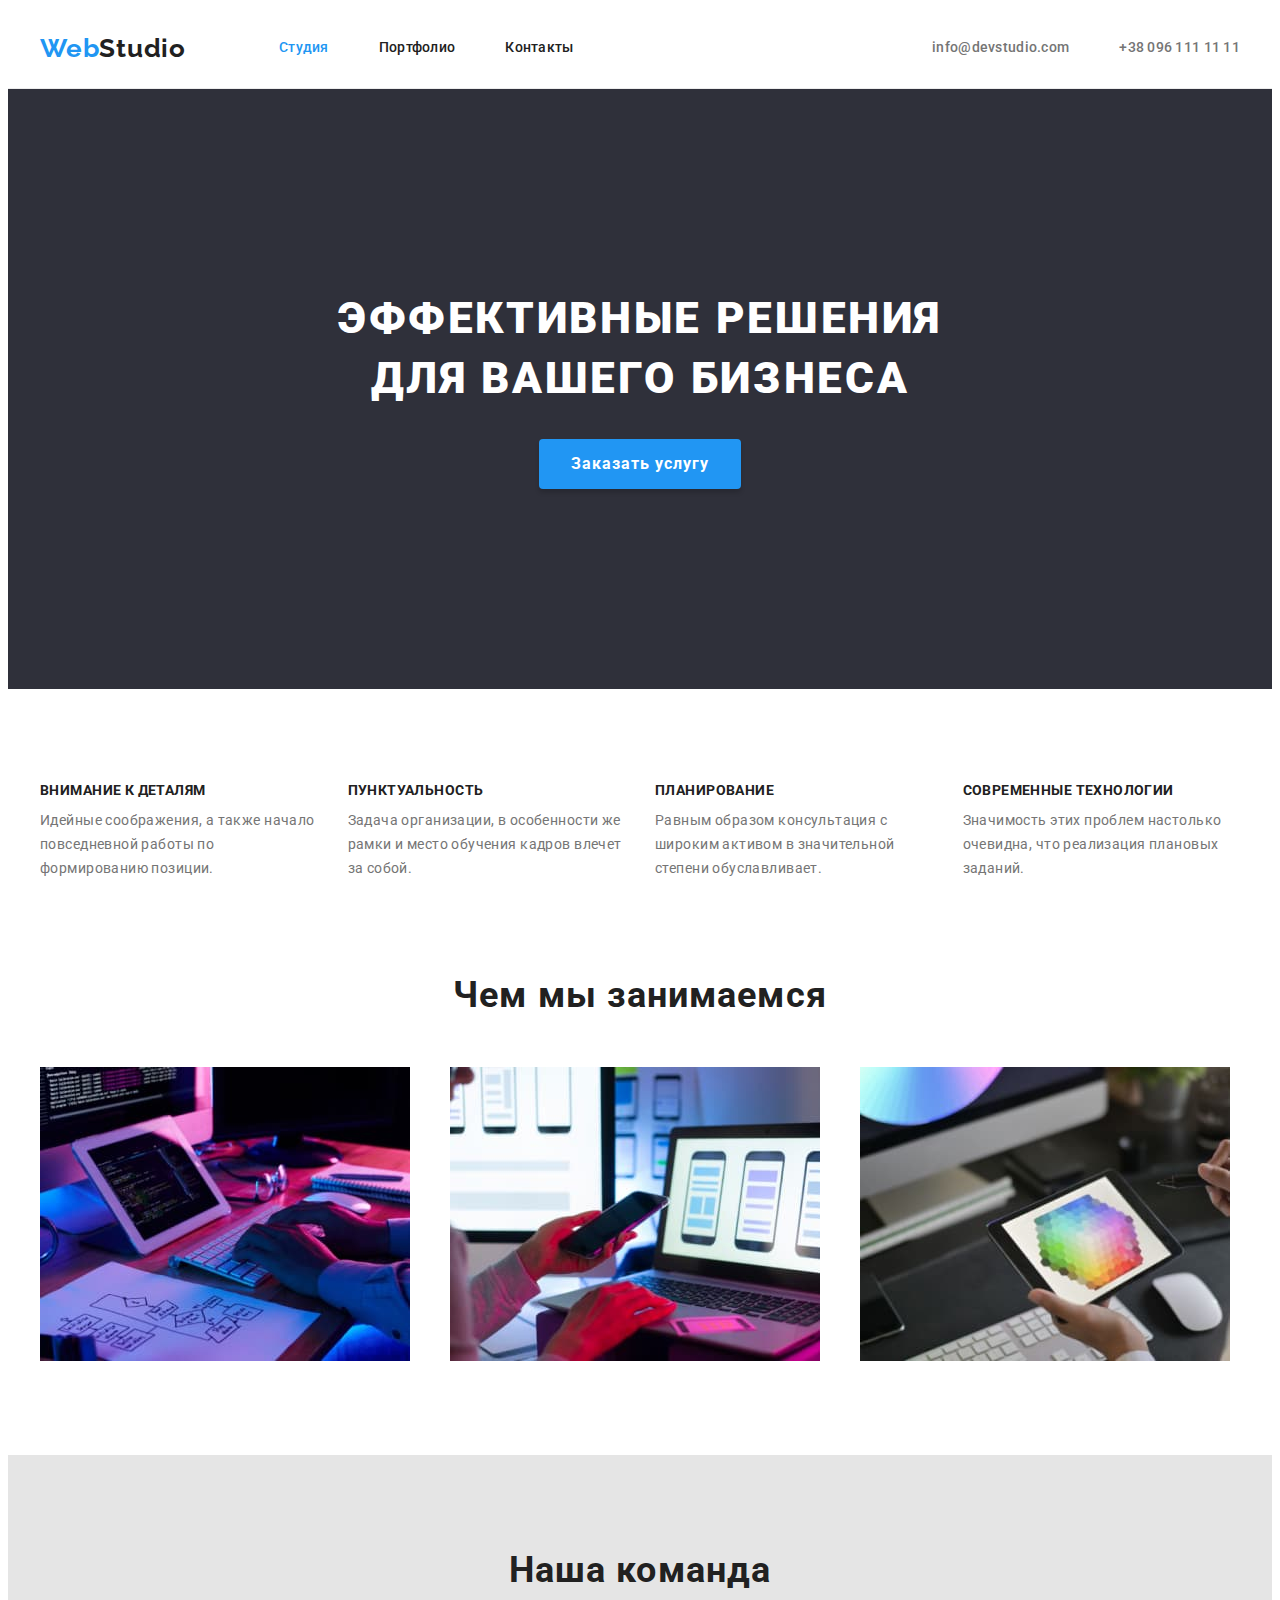
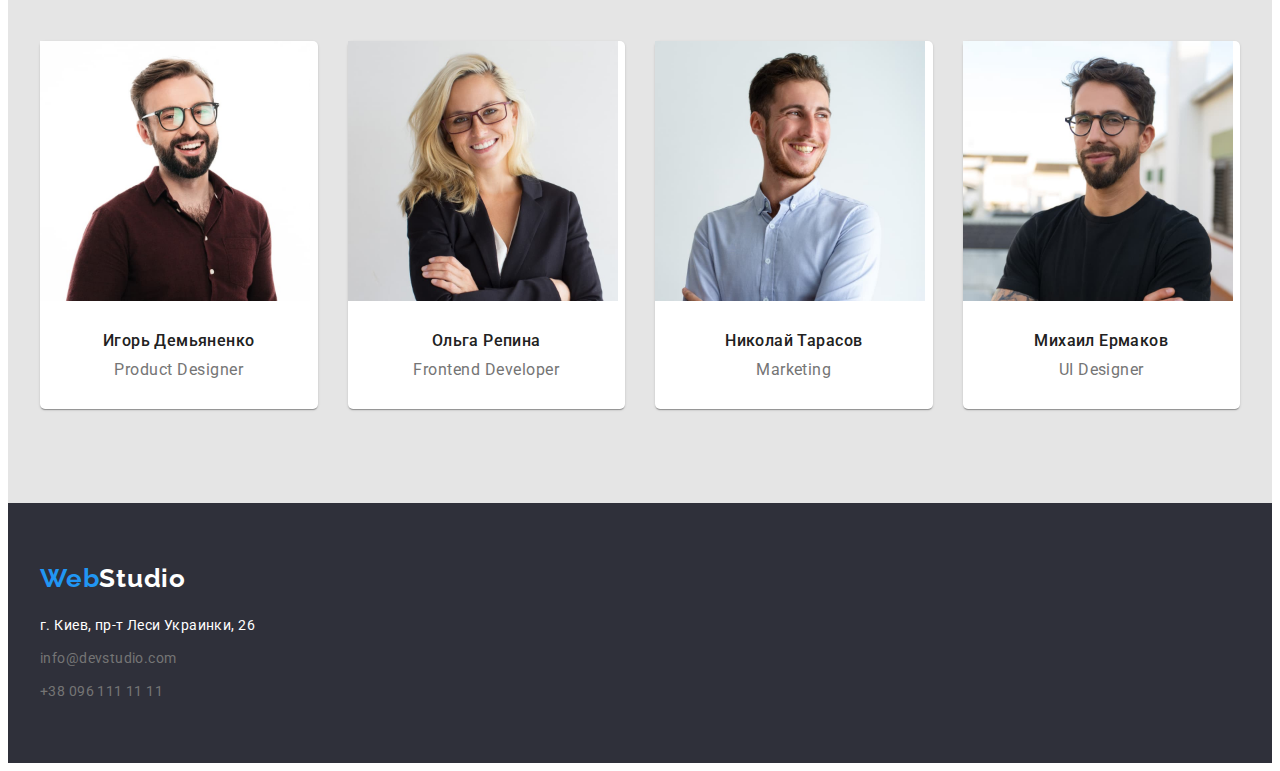
<file: index.html>
<!DOCTYPE html>
<html lang="ru">
  <head>
    <meta charset="UTF-8" />
    <meta http-equiv="X-UA-Compatible" content="IE=edge" />
    <meta name="viewport" content="width=device-width, initial-scale=1.0" />
    <title>Homework 1</title>
    <link rel="preconnect" href="https://fonts.googleapis.com" />
    <link rel="preconnect" href="https://fonts.gstatic.com" crossorigin />
    <link
      href="https://fonts.googleapis.com/css2?family=Raleway:wght@700&family=Roboto:wght@400;500;700;900&display=swap"
      rel="stylesheet"
    />
    <link
      rel="stylesheet"
      href="https://cdnjs.cloudflare.com/ajax/libs/modern-normalize/1.1.0/modern-normalize.min.css"
      integrity="sha512-wpPYUAdjBVSE4KJnH1VR1HeZfpl1ub8YT/NKx4PuQ5NmX2tKuGu6U/JRp5y+Y8XG2tV+wKQpNHVUX03MfMFn9Q=="
      crossorigin="anonymous"
      referrerpolicy="no-referrer"
    />
    <link rel="stylesheet" href="./css/styles.css" />
  </head>
  <body>
    <header class="header">
      <div class="container">
        <nav class="nav">
          <a href="/" lang="en" class="logo"
            >Web<span class="logo-black">Studio</span></a
          >
          <ul class="list nav-list">
            <li class="item">
              <a href="" class="link nav-link current">Студия</a>
            </li>
            <li class="item">
              <a href="./portfolio.html" class="link nav-link">Портфолио</a>
            </li>
            <li class="item"><a href="" class="link nav-link">Контакты</a></li>
          </ul>
        </nav>
        <ul class="list head-contacts">
          <li class="item">
            <a href="mailto:info@devstudio.com" class="link contacts"
              >info@devstudio.com</a
            >
          </li>
          <li class="item">
            <a href="tel:+380961111111" class="link contacts"
              >+38 096 111 11 11</a
            >
          </li>
        </ul>
      </div>
    </header>
    <main>
      <section class="hero accent-section">
        <h1 class="hero-title">Эффективные решения для вашего бизнеса</h1>
        <button type="button" class="button">Заказать услугу</button>
      </section>
      <section class="benefits section">
        <div class="container">
          <h2 class="visually-hidden">Преимущества</h2>
          <ul class="list benefits-list card-set">
            <li class="benefits-item card-item">
              <h3 class="benefits-title">Внимание к деталям</h3>
              <p class="benefits-text">
                Идейные соображения, а также начало повседневной работы по
                формированию позиции.
              </p>
            </li>

            <li class="benefits-item card-item">
              <h3 class="benefits-title">Пунктуальность</h3>
              <p class="benefits-text">
                Задача организации, в особенности же рамки и место обучения
                кадров влечет за собой.
              </p>
            </li>

            <li class="benefits-item card-item">
              <h3 class="benefits-title">Планирование</h3>
              <p class="benefits-text">
                Равным образом консультация с широким активом в значительной
                степени обуславливает.
              </p>
            </li>

            <li class="benefits-item card-item">
              <h3 class="benefits-title">Современные технологии</h3>
              <p class="benefits-text">
                Значимость этих проблем настолько очевидна, что реализация
                плановых заданий.
              </p>
            </li>
          </ul>
        </div>
      </section>
      <section class="works section">
        <div class="container">
          <h2 class="section-title">Чем мы занимаемся</h2>
          <ul class="list works-list card-set">
            <li class="works-item card-item">
              <img
                src="./images/img1.jpg"
                alt="Планшет и клавиатура на столе"
                width="370"
                height="294"
              />
            </li>
            <li class="works-item card-item">
              <img
                src="./images/img2.jpg"
                alt="Ноутбук и телефон"
                width="370"
                height="294"
              />
            </li>
            <li class="works-item card-item">
              <img
                src="./images/img3.jpg"
                alt="Планшет"
                width="370"
                height="294"
              />
            </li>
          </ul>
        </div>
      </section>
      <section class="team section">
        <div class="container">
          <h2 class="section-title">Наша команда</h2>
          <ul class="list team-list card-set">
            <li class="team-item card-item">
              <img
                src="./images/photo1.jpg"
                alt="Фото Игоря Демьяненко"
                width="270"
                height="260"
              />
              <div class="team-card">
                <h3 class="team-name">Игорь Демьяненко</h3>
                <p lang="en" class="team-position">Product Designer</p>
              </div>
            </li>

            <li class="team-item card-item">
              <img
                src="./images/photo2.jpg"
                alt="Фото Ольги Репиной"
                width="270"
                height="260"
              />
              <div class="team-card">
                <h3 class="team-name">Ольга Репина</h3>
                <p lang="en" class="team-position">Frontend Developer</p>
              </div>
            </li>

            <li class="team-item card-item">
              <img
                src="./images/photo3.jpg"
                alt="Фото Николая Тарасова"
                width="270"
                height="260"
              />
              <div class="team-card">
                <h3 class="team-name">Николай Тарасов</h3>
                <p lang="en" class="team-position">Marketing</p>
              </div>
            </li>

            <li class="team-item card-item">
              <img
                src="./images/photo4.jpg"
                alt="Фото Михаила Ермакова"
                width="270"
                height="260"
              />
              <div class="team-card">
                <h3 class="team-name">Михаил Ермаков</h3>
                <p lang="en" class="team-position">UI Designer</p>
              </div>
            </li>
          </ul>
        </div>
      </section>
    </main>
    <footer class="footer accent-section">
      <div class="container">
        <a href="/" lang="en" class="logo"
          >Web<span class="logo-white">Studio</span></a
        >
        <address>
          <ul class="list address-list">
            <li class="item">
              <a
                href="https://goo.gl/maps/dsruA36R88fh7HZ89"
                target="_blank"
                rel="noopener noreferrer nofollow"
                class="link contacts"
              >
                г. Киев, пр-т Леси Украинки, 26
              </a>
            </li>
            <li class="item">
              <a href="mailto:info@devstudio.com" class="link contacts"
                >info@devstudio.com</a
              >
            </li>
            <li class="item">
              <a href="tel:+380961111111" class="link contacts"
                >+38 096 111 11 11</a
              >
            </li>
          </ul>
        </address>
      </div>
    </footer>
  </body>
</html>
</file>
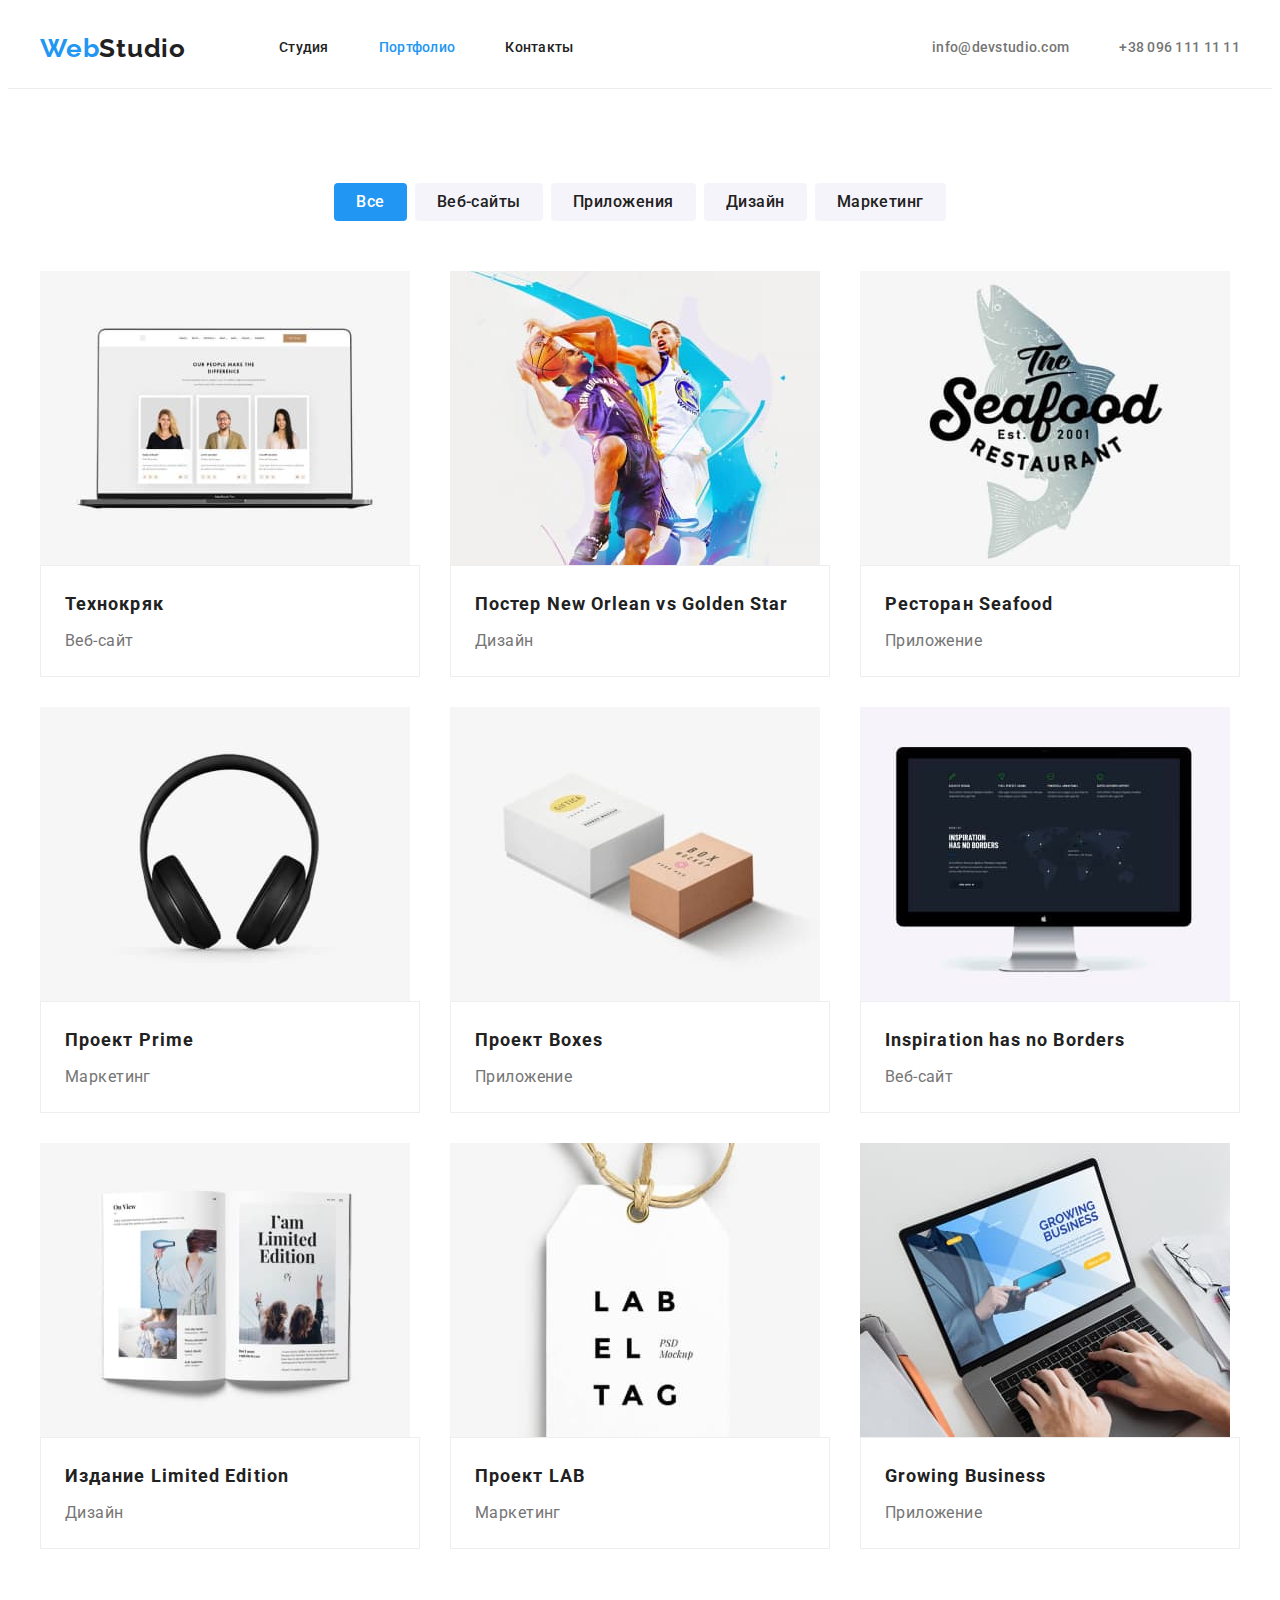
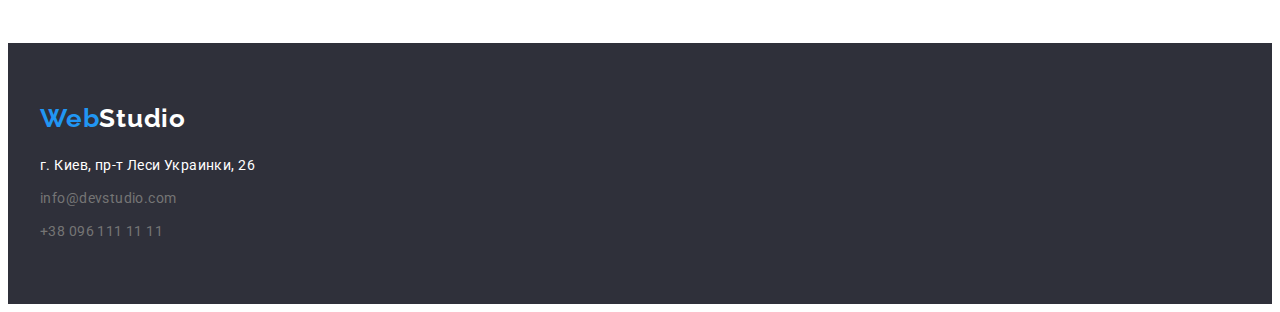
<file: portfolio.html>
<!DOCTYPE html>
<html lang="ru">
  <head>
    <meta charset="UTF-8" />
    <meta http-equiv="X-UA-Compatible" content="IE=edge" />
    <meta name="viewport" content="width=device-width, initial-scale=1.0" />
    <title>Homework 1</title>
    <link rel="preconnect" href="https://fonts.googleapis.com" />
    <link rel="preconnect" href="https://fonts.gstatic.com" crossorigin />
    <link
      href="https://fonts.googleapis.com/css2?family=Raleway:wght@700&family=Roboto:wght@400;500;700;900&display=swap"
      rel="stylesheet"
    />
    <link
      rel="stylesheet"
      href="https://cdnjs.cloudflare.com/ajax/libs/modern-normalize/1.1.0/modern-normalize.min.css"
      integrity="sha512-wpPYUAdjBVSE4KJnH1VR1HeZfpl1ub8YT/NKx4PuQ5NmX2tKuGu6U/JRp5y+Y8XG2tV+wKQpNHVUX03MfMFn9Q=="
      crossorigin="anonymous"
      referrerpolicy="no-referrer"
    />
    <link rel="stylesheet" href="./css/styles.css" />
  </head>
  <body>
    <header class="header">
      <div class="container">
        <nav class="nav">
          <a href="/" lang="en" class="logo"
            >Web<span class="logo-black">Studio</span></a
          >
          <ul class="list nav-list">
            <li class="item">
              <a href="./index.html" class="link nav-link">Студия</a>
            </li>
            <li class="item">
              <a href="" class="link nav-link current">Портфолио</a>
            </li>
            <li class="item"><a href="" class="link nav-link">Контакты</a></li>
          </ul>
        </nav>
        <ul class="list head-contacts">
          <li class="item">
            <a href="mailto:info@devstudio.com" class="link contacts"
              >info@devstudio.com</a
            >
          </li>
          <li class="item">
            <a href="tel:+380961111111" class="link contacts"
              >+38 096 111 11 11</a
            >
          </li>
        </ul>
      </div>
    </header>
    <main>
      <section class="section">
        <div class="container">
          <h1 class="visually-hidden">Примеры работ</h1>
          <ul class="list work-exmpl">
            <li class="item">
              <button type="button" class="button-filter current">Все</button>
            </li>
            <li class="item">
              <button type="button" class="button-filter">Веб-сайты</button>
            </li>
            <li class="item">
              <button type="button" class="button-filter">Приложения</button>
            </li>
            <li class="item"><button class="button-filter">Дизайн</button></li>
            <li class="item">
              <button type="button" class="button-filter">Маркетинг</button>
            </li>
          </ul>
          <ul class="list portfolio-list card-set">
            <li class="portfolio-item card-item">
              <a
                href=""
                target="_blank"
                rel="noopener noreferrer nofollow"
                class="link"
              >
                <img
                  src="./images/workexmpl1.jpg"
                  alt="Интернет-магазин открытый на ноутбуке"
                />
                <div class="portfolio-card">
                  <h2 class="portfolio-title">Технокряк</h2>
                  <p class="portfolio-description">Веб-сайт</p>
                </div>
              </a>
            </li>

            <li class="portfolio-item card-item">
              <a
                href=""
                target="_blank"
                rel="noopener noreferrer nofollow"
                class="link"
              >
                <img
                  src="./images/workexmpl2.jpg"
                  alt="Постер о баскетболе"
                  width="370"
                  height="294"
                />
                <div class="portfolio-card">
                  <h2 class="portfolio-title">
                    Постер <span lang="en">New Orlean vs Golden Star</span>
                  </h2>
                  <p class="portfolio-description">Дизайн</p>
                </div>
              </a>
            </li>

            <li class="portfolio-item card-item">
              <a
                href=""
                target="_blank"
                rel="noopener noreferrer nofollow"
                class="link"
              >
                <img
                  src="./images/workexmpl3.jpg"
                  alt="Лого ресторана"
                  width="370"
                  height="294"
                />
                <div class="portfolio-card">
                  <h2 class="portfolio-title">
                    Ресторан <span lang="en">Seafood</span>
                  </h2>
                  <p class="portfolio-description">Приложение</p>
                </div>
              </a>
            </li>

            <li class="portfolio-item card-item">
              <a
                href=""
                target="_blank"
                rel="noopener noreferrer nofollow"
                class="link"
              >
                <img
                  src="./images/workexmpl4.jpg"
                  alt="Наушники"
                  width="370"
                  height="294"
                />
                <div class="portfolio-card">
                  <h2 class="portfolio-title">
                    Проект <span lang="en">Prime</span>
                  </h2>
                  <p class="portfolio-description">Маркетинг</p>
                </div>
              </a>
            </li>

            <li class="portfolio-item card-item">
              <a
                href=""
                target="_blank"
                rel="noopener noreferrer nofollow"
                class="link"
              >
                <img
                  src="./images/workexmpl5.jpg"
                  alt="Подарочные коробки"
                  width="370"
                  height="294"
                />
                <div class="portfolio-card">
                  <h2 class="portfolio-title">
                    Проект <span lang="en">Boxes</span>
                  </h2>
                  <p class="portfolio-description">Приложение</p>
                </div>
              </a>
            </li>

            <li class="portfolio-item card-item">
              <a
                href=""
                target="_blank"
                rel="noopener noreferrer nofollow"
                class="link"
              >
                <img
                  src="./images/workexmpl6.jpg"
                  alt="Монитор с открытым интернет-магазином"
                  width="370"
                  height="294"
                />

                <div class="portfolio-card">
                  <h2 class="portfolio-title" lang="en">
                    Inspiration has no Borders
                  </h2>
                  <p class="portfolio-description">Веб-сайт</p>
                </div>
              </a>
            </li>

            <li class="portfolio-item card-item">
              <a
                href=""
                target="_blank"
                rel="noopener noreferrer nofollow"
                class="link"
              >
                <img
                  src="./images/workexmpl7.jpg"
                  alt="Книга"
                  width="370"
                  height="294"
                />
                <div class="portfolio-card">
                  <h2 class="portfolio-title">
                    Издание <span lang="en">Limited Edition</span>
                  </h2>
                  <p class="portfolio-description">Дизайн</p>
                </div>
              </a>
            </li>

            <li class="portfolio-item card-item">
              <a
                href=""
                target="_blank"
                rel="noopener noreferrer nofollow"
                class="link"
              >
                <img
                  src="./images/workexmpl8.jpg"
                  alt="Дизай этикетки"
                  width="370"
                  height="294"
                />
                <div class="portfolio-card">
                  <h2 class="portfolio-title">
                    Проект <span lang="en">LAB</span>
                  </h2>
                  <p class="portfolio-description">Маркетинг</p>
                </div>
              </a>
            </li>

            <li class="portfolio-item card-item">
              <a
                href=""
                target="_blank"
                rel="noopener noreferrer nofollow"
                class="link"
              >
                <img
                  src="./images/workexmpl9.jpg"
                  alt="Приложение на ноутбуке"
                  width="370"
                  height="294"
                />
                <div class="portfolio-card">
                  <h2 class="portfolio-title" lang="en">Growing Business</h2>
                  <p class="portfolio-description">Приложение</p>
                </div>
              </a>
            </li>
          </ul>
        </div>
      </section>
    </main>
    <footer class="footer accent-section">
      <div class="container">
        <a href="/" lang="en" class="logo"
          >Web<span class="logo-white">Studio</span></a
        >
        <address>
          <ul class="list address-list">
            <li class="item">
              <a
                href="https://goo.gl/maps/dsruA36R88fh7HZ89"
                target="_blank"
                rel="noopener noreferrer nofollow"
                class="link contacts"
              >
                г. Киев, пр-т Леси Украинки, 26
              </a>
            </li>
            <li class="item">
              <a href="mailto:info@devstudio.com" class="link contacts"
                >info@devstudio.com</a
              >
            </li>
            <li class="item">
              <a href="tel:+380961111111" class="link contacts"
                >+38 096 111 11 11</a
              >
            </li>
          </ul>
        </address>
      </div>
    </footer>
  </body>
</html>
</file>
<file: css/styles.css>
:root {
  --main-text-color: #757575;
  --black-text-color: #212121;
  --white-text-color: #ffffff;
  --accent-color: #2196f3;
  --main-background-color: #2f303a;
  --team-background-color: #e5e5e5;
  --filter-background-color: #f5f4fa;
  --button-radius: 4px;
  --button-shadow: 0px 4px 4px rgba(0, 0, 0, 0.15);
}

p,
h1,
h2,
h3,
h4,
h5,
h6 {
  margin: 0;
}

ul,
ol {
  margin: 0;
  padding-left: 0;
}

img {
  display: block;
  max-width: 100%;
  height: auto;
}

body {
  font-family: 'Roboto', sans-serif;
  font-size: 14px;
  line-height: 1.71;
  letter-spacing: 0.03em;
  color: var(--main-text-color);
}

.list {
  list-style: none;
}

.link {
  text-decoration: none;
  color: inherit;
}

.visually-hidden {
  position: absolute;
  width: 1px;
  height: 1px;
  margin: -1px;
  border: 0;
  padding: 0;
  white-space: nowrap;
  clip-path: inset(100%);
  clip: rect(0 0 0 0);
  overflow: hidden;
}

.section {
  padding-bottom: 94px;
  padding-top: 94px;
}

.benefits {
  padding-bottom: 0px;
}

.section-title {
  margin-bottom: 50px;
  font-size: 36px;
  line-height: 1.17;
  letter-spacing: 0.03em;
  color: var(--black-text-color);
  text-align: center;
}

.logo {
  font-family: 'Raleway', sans-serif;
  font-weight: 700;
  font-size: 26px;
  line-height: 1.19;
  letter-spacing: 0.03em;
  text-decoration: none;
  color: var(--accent-color);
}

.accent-section {
  background-color: var(--main-background-color);
}

.container {
  margin-left: auto;
  margin-right: auto;
  width: 1200px;
  padding-left: 15px;
  padding-right: 15px;
  /* outline: 1px solid red; */
}

.card-set {
  display: flex;
  flex-wrap: wrap;
  margin-left: -30px;
  margin-top: -30px;
}

.card-item {
  margin-left: 30px;
  margin-top: 30px;
}

/* ===============HEADER=============== */

.header .logo {
  margin-right: 93px;
}

.logo-black {
  color: var(--black-text-color);
}

.header {
  font-weight: 500;
  line-height: 1.14;
  letter-spacing: 0.02em;
  border-bottom: 1px solid #ececec;
}

.nav-list {
  display: flex;
  color: var(--black-text-color);
}

.nav-list .nav-link {
  display: block;
  padding-top: 32px;
  padding-bottom: 32px;
}

.nav-list .item:not(:last-child) {
  margin-right: 50px;
}

.nav-link:hover,
.contacts:hover,
/* .contacts[target='_blank']:hover, */
.nav-link:focus,
.contacts:focus,
/* .contacts[target='_blank']:focus, */
.nav-list .current {
  color: var(--accent-color);
}

.header .container {
  display: flex;
}

.nav {
  display: flex;
  align-items: center;
}

.head-contacts {
  display: flex;
  margin-left: auto;
  align-items: center;
}

.head-contacts .item:not(:last-child) {
  margin-right: 50px;
}

/* ===============HERO=============== */

.hero.accent-section {
  padding-top: 200px;
  padding-bottom: 200px;
}

.hero-title {
  margin: 0 auto 30px;
  width: 696px;
  font-weight: 900;
  font-size: 44px;
  line-height: 1.36;
  text-align: center;
  letter-spacing: 0.06em;
  text-transform: uppercase;
  color: var(--white-text-color);
}

.button {
  display: flex;
  padding: 10px 32px;
  margin: 0 auto;
  box-shadow: var(--button-shadow);
  border-radius: var(--button-radius);
  border: none;
  cursor: pointer;
  font-family: inherit;
  font-weight: 700;
  font-size: 16px;
  line-height: 1.88;
  align-items: center;
  text-align: center;
  letter-spacing: 0.06em;
  background-color: var(--accent-color);
  color: var(--white-text-color);
}

.button:hover,
.button:focus {
  background-color: #188ce8;
  color: var(--white-text-color);
}

/* ===============BENEFITS=============== */

.benefits-title {
  margin-bottom: 10px;

  font-size: 14px;
  line-height: 1.14;
  text-transform: uppercase;
  color: var(--black-text-color);
}

.benefits-list {
  display: flex;
}

.benefits-item {
  flex-basis: calc(100% / 4 - 30px);
}

/* ===============WORKS=============== */

.works-list {
  display: flex;
}

.works-item {
  flex-basis: calc(100% / 3 - 30px);
}

/* ===============TEAM=============== */

.team {
  background-color: var(--team-background-color);
}

.team-list {
  display: flex;
}

.team-item {
  background-color: var(--white-text-color);
  flex-basis: calc(100% / 4 - 30px);
  border-radius: 5px;
  box-shadow: 0px 2px 1px -1px rgba(0, 0, 0, 0.2),
    0px 1px 1px 0px rgba(0, 0, 0, 0.14), 0px 1px 3px 0px rgba(0, 0, 0, 0.12);
}

.team-card {
  padding-top: 30px;
  padding-bottom: 30px;
}

.team-name {
  margin-bottom: 10px;
  font-weight: 500;
  font-size: 16px;
  line-height: 1.19;
  text-align: center;
  color: var(--black-text-color);
}

.team-position {
  font-size: 16px;
  line-height: 1.19;
  text-align: center;
  letter-spacing: 0.03em;
}

/* ===============FOOTER=============== */

.footer.accent-section {
  padding-top: 60px;
  padding-bottom: 60px;
}

.footer .logo {
  display: block;
  margin-bottom: 20px;
}

.logo-white {
  color: var(--white-text-color);
}

.address-list {
  font-style: normal;
}

.address-list .item:nth-child(1) {
  color: var(--white-text-color);
}

.address-list .item:not(:last-child) {
  margin-bottom: 9px;
}

/* ===============PORTFOLIO=============== */
/* ===============BUTTON-FILTER=============== */

.work-exmpl {
  display: flex;
  margin-bottom: 50px;
  justify-content: center;
}

.button-filter {
  padding: 6px 22px;
  border-radius: var(--button-radius);
  border: none;
  cursor: pointer;
  font-family: inherit;
  font-weight: 500;
  font-size: 16px;
  line-height: 1.62;
  text-align: center;
  letter-spacing: 0.03em;
  background-color: var(--filter-background-color);
  color: var(--black-text-color);
}

.work-exmpl .item:not(:last-child) {
  margin-right: 8px;
}

.button-filter:hover,
.button-filter:focus,
.button-filter.current {
  background-color: var(--accent-color);
  color: var(--white-text-color);
}

.portfolio-item {
  background-color: var(--white-text-color);
  flex-basis: calc(100% / 3 - 30px);
}

.portfolio-item .link {
  display: block;
}

.portfolio-card {
  padding: 20px 24px;
  border: 1px solid #eeeeee;
}

.portfolio-title {
  margin-bottom: 4px;
  font-size: 18px;
  line-height: 2;
  letter-spacing: 0.06em;
  color: var(--black-text-color);
}

.portfolio-description {
  font-size: 16px;
  line-height: 1.88;
}
</file>
